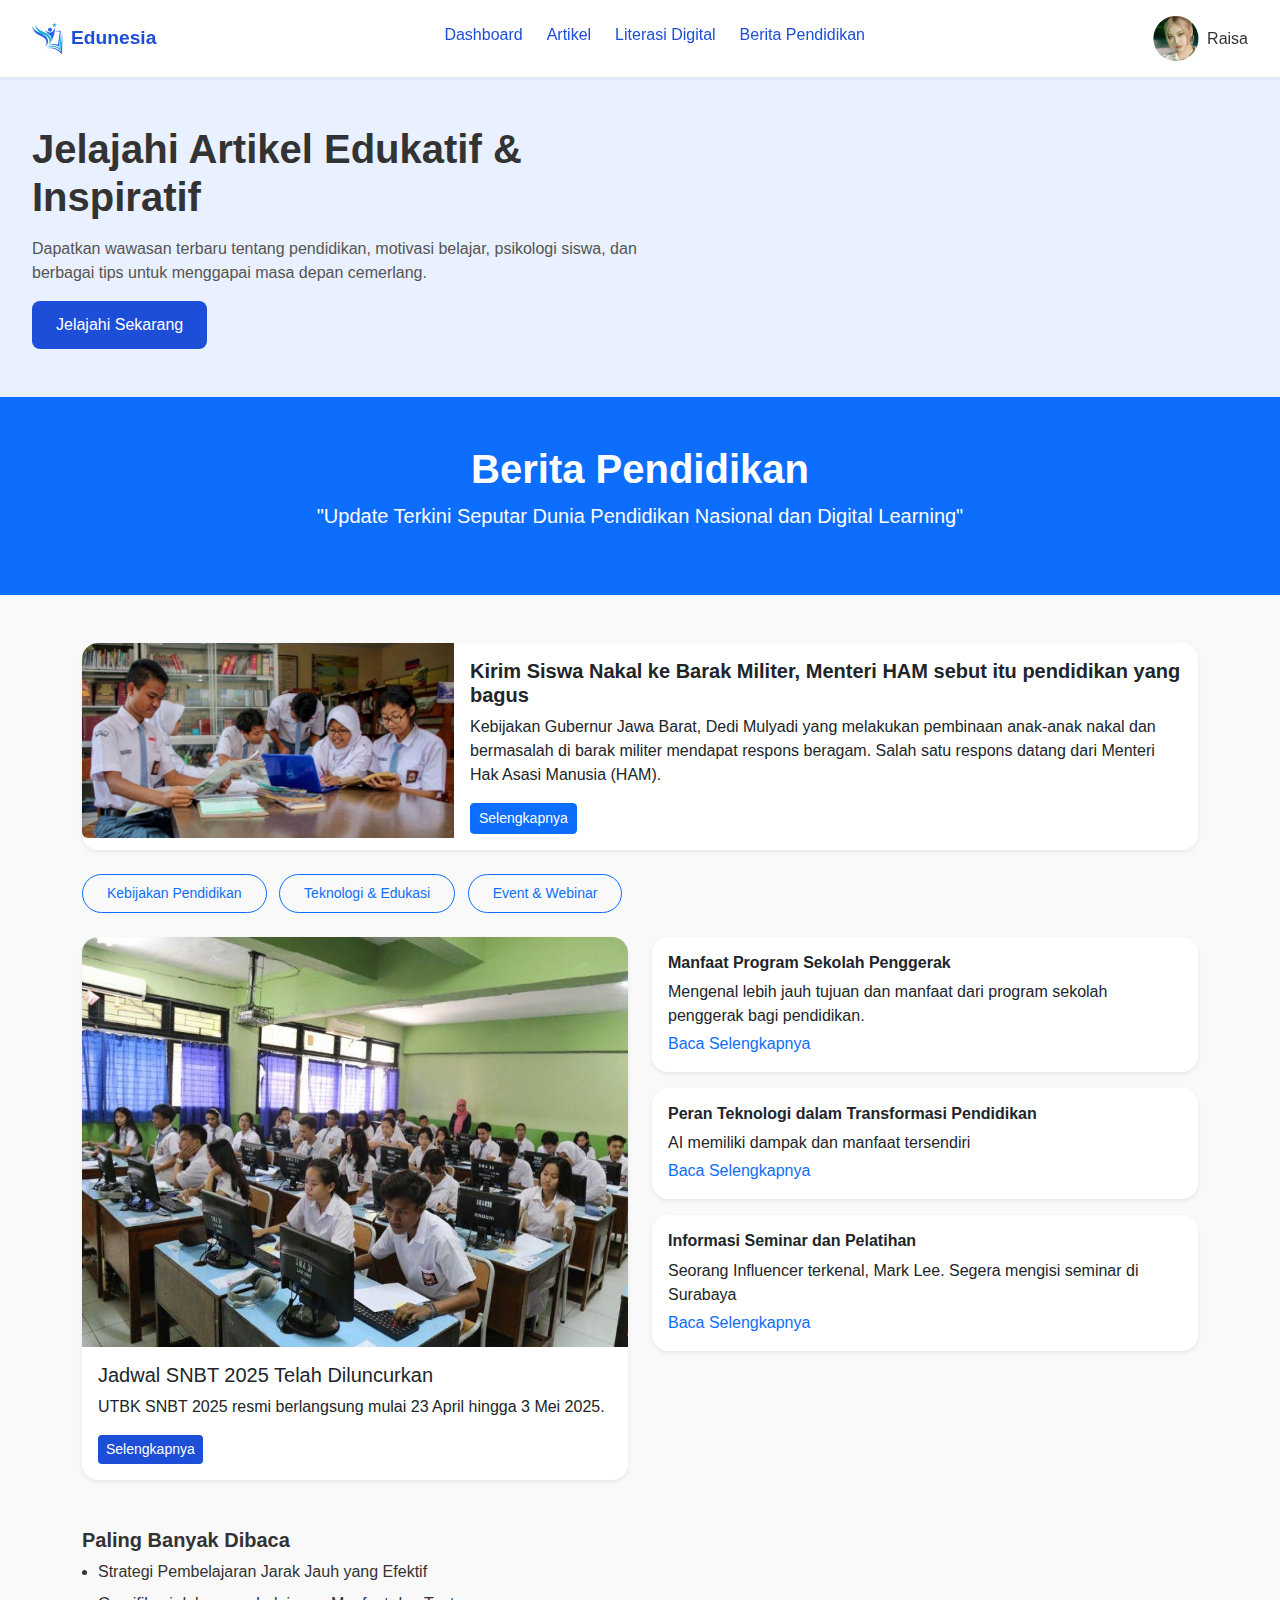
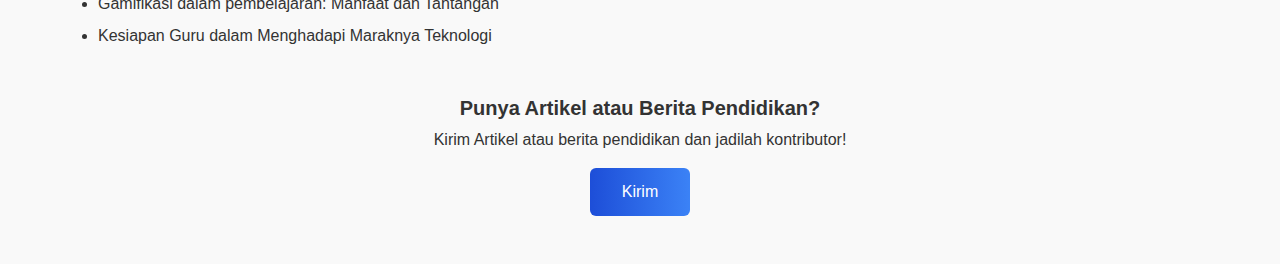
<file: index.html>
<!DOCTYPE html>
<html lang="eng">
<head>
  <meta charset="UTF-8">
  <meta name="viewport" content="width=device-width, initial-scale=1">
  <title>Berita Pendidikan | Edunesia</title>
  <link href="https://cdn.jsdelivr.net/npm/bootstrap@5.3.3/dist/css/bootstrap.min.css" rel="stylesheet">
  <link href="styles.css" rel="stylesheet">
</head>
<body>

<!-- Navbar -->
<header class="navbar">
    <div class="logo"> 
      <img src="logo.png" alt="" />
      <span>Edunesia</span>
    </div>
    <nav>
      <ul>
        <li><a href="#">Dashboard</a></li>
        <li><a href="#">Artikel</a></li>
        <li><a href="#">Literasi Digital</a></li>
        <li><a href="#">Berita Pendidikan</a></li>
      </ul>
    </nav>
    <div class="user">
      <img src="fotoProfil.png" alt="Raisa" />
      <span>Raisa</span>
    </div>
  </header>
  <section class="hero">
    <div class="hero-text">
      <h1>Jelajahi Artikel Edukatif &<br />Inspiratif</h1>
      <p>
        Dapatkan wawasan terbaru tentang pendidikan, motivasi belajar, psikologi siswa, dan berbagai tips untuk menggapai masa depan cemerlang.
      </p>
      <a href="#artikel" class="hero-button">Jelajahi Sekarang</a>
    </div>
    <div class="hero-image">

    </div>
  </section>

<!-- Header -->
<section class="bg-primary text-white text-center py-5">
  <div class="container">
    <h1 class="fw-bold">Berita Pendidikan</h1>
    <p class="lead">"Update Terkini Seputar Dunia Pendidikan Nasional dan Digital Learning"</p>
  </div>
</section>

<!-- Berita Utama -->
<section class="py-5">
  <div class="container">
    <div class="row mb-4">
      <div class="col-md-12">
        <div class="card border-0 shadow-sm">
          <div class="row g-0">
            <div class="col-md-4">
              <img src="sma.jpg" class="img-fluid rounded-start" alt="Berita Siswa Nakal">
            </div>
            <div class="col-md-8">
              <div class="card-body">
                <h5 class="card-title fw-bold">Kirim Siswa Nakal ke Barak Militer, Menteri HAM sebut itu pendidikan yang bagus</h5>
                <p class="card-text">Kebijakan Gubernur Jawa Barat, Dedi Mulyadi yang melakukan pembinaan anak-anak nakal dan bermasalah di barak militer mendapat respons beragam. Salah satu respons datang dari Menteri Hak Asasi Manusia (HAM).</p>
                <button class="btn btn-primary btn-sm" onclick="tampilkanBerita()">Selengkapnya</button>
                <div id="beritaLengkap" style="display: none;" class="mt-4">
  <h3 class="fw-bold mb-3">Kirim Siswa Nakal ke Barak Militer, Menteri HAM sebut itu pendidikan yang bagus</h3>
  <p>
    <strong>Denpasar:</strong> Kebijakan Gubernur Jawa Barat, Dedi Mulyadi yang melakukan pembinaan anak-anak nakal dan bermasalah di barak militer mendapat respons beragam. Salah satu respons datang dari Menteri Hak Asasi Manusia (HAM), Natalius Pigai yang memuji kebijakan Dedi Mulyadi.
  </p>
  <p>
    “Ketika Pemerintah Provinsi Jawa Barat melakukan kebijakan yang mau terkait dengan sebagaimana yang dilihat saat ini (mengirim siswa nakal ke barak militer), ya itu kan pendidikan yang bagus,” kata Pigai, usai mengisi Kuliah Umum Universitas Mahendradatta di Denpasar, Bali, dikutip dari ANTARA, Sabtu, 10 Mei 2025.
  </p>
  <p>
    Ia menilai kebijakan Dedi Mulyadi adalah bagian dari upaya mempersiapkan generasi muda. Membawa siswa ke barak militer menurutnya bagus untuk pendidikan mental, karakter, kedisiplinan, dan tanggung jawab, sehingga ini tidak melanggar hak asasi manusia.
  </p>
  <p>
    “Sekarang pertanyaannya, kalau pendidikan itu baik atau tidak baik, pendidikan itu melanggar tidak, dalam konstitusi kita pendidikan itu hak sekaligus kewajiban, jadi pemerintah bertanggung jawab mendidik, pemerintah bertanggung jawab menghadirkan pendidikan yang berkualitas, yang baik, membentuk karakter mental, moral, disiplin, dan tanggung jawab,” ujar Menteri HAM.
  </p>
  <h5 class="mt-4 fw-semibold">Pastikan Tidak Ada Kekerasan Fisik</h5>
  <p>
    Disinggung soal banyaknya penolakan atas kebijakan Jawa Barat seperti dari Komnas HAM dan pakar-pakar psikologi, bagi Menteri HAM justru penolak yang harus dipertanyakan landasannya. Pigai menilai yang terpenting dari kebijakan mengirim siswa nakal ke barak militer adalah memastikan tidak ada kekerasan fisik yang dilakukan.
  </p>
  <p>
    “Yang tidak boleh adalah pendidikan disertai dengan cara mengganggu fisik, itu yang tidak boleh,” kata dia.
  </p>
  <p>
    “Komnas HAM pakai aturan apa? Ketika saya bilang sepanjang tidak mengganggu fisik, pendidikan bagus, di dunia ini atau di bawah kolong langit ini yang namanya pendidikan itu ya benar,” sambung Menteri HAM.
  </p>
  <p>
    Natalius Pigai meminta mengartikan pendidikan ala Jawa Barat ini hanya memindahkan tempat belajar bukan mengandalkan TNI sebagai pendidik karena bukan bagian dari institusi pendidikan. “Kalau kegiatan contoh, kegiatan-kegiatan yang kita adakan di tempat aula-aula itu apa, itu cuma tempat, sekarang orang kawin, kan kita juga di tempat perkawinan, wisuda di universitas, kegiatan, seminar, diskusi, cuma tempat itu,” ucapnya.
  </p>
  <p><strong>Baca juga:</strong> 'Sekolahkan' Anak Nakal di Barak Militer ala Dedi Mulyadi, Ini Tanggapan Istana</p>
  <p>
    Justru Pigai menilai ini sebagai upaya menyiapkan generasi muda, dimana dalam kuliah umumnya Pigai juga menekankan langkah-langka menyiapkan sumber daya manusia menuju 2045.
  </p>
  <p>
    “Bagaimana mempersiapkan sumber daya manusia yang memiliki pengetahuan yang bagus, keterampilan yang baik, etika, moral, mental yang bagus untuk menyongsong 2045, karena 2035 kita sudah go global,” ujarnya.
  </p>
</div>


              </div>
            </div>
          </div>
        </div>
      </div>
    </div>

    <!-- Filter Tabs -->
    <div class="mb-4">
      <button class="btn btn-outline-primary btn-sm me-2">Kebijakan Pendidikan</button>
      <button class="btn btn-outline-primary btn-sm me-2">Teknologi & Edukasi</button>
      <button class="btn btn-outline-primary btn-sm">Event & Webinar</button>
    </div>

    <!-- Berita Lainnya -->
    <div class="row g-4">
      <div class="col-md-6">
        <div class="card h-100 shadow-sm">
          <img src="utbk.jpg" class="card-img-top" alt="SNBT">
          <div class="card-body">
            <h5 class="card-title">Jadwal SNBT 2025 Telah Diluncurkan</h5>
            <p class="card-text">UTBK SNBT 2025 resmi berlangsung mulai 23 April hingga 3 Mei 2025.</p>
            <a href="#" class="btn btn-primary btn-sm">Selengkapnya</a>
          </div>
        </div>
      </div>
      <div class="col-md-6 d-flex flex-column gap-3">
        <div class="card shadow-sm">
          <div class="card-body">
            <h6 class="fw-bold">Manfaat Program Sekolah Penggerak</h6>
            <p class="mb-1">Mengenal lebih jauh tujuan dan manfaat dari program sekolah penggerak bagi pendidikan.</p>
            <a href="#" class="text-primary">Baca Selengkapnya</a>
          </div>
        </div>
        <div class="card shadow-sm">
          <div class="card-body">
            <h6 class="fw-bold">Peran Teknologi dalam Transformasi Pendidikan</h6>
            <p class="mb-1">AI memiliki dampak dan manfaat tersendiri </p>
            <a href="#" class="text-primary">Baca Selengkapnya</a>
          </div>
        </div>
        <div class="card shadow-sm">
          <div class="card-body">
            <h6 class="fw-bold">Informasi Seminar dan Pelatihan</h6>
            <p class="mb-1">Seorang Influencer terkenal, Mark Lee. Segera mengisi seminar di Surabaya</p>
            <a href="#" class="text-primary">Baca Selengkapnya</a>
          </div>
        </div>
      </div>
    </div>

    <!-- Artikel Terpopuler -->
    <div class="mt-5">
      <h5 class="fw-bold">Paling Banyak Dibaca</h5>
      <ul>
        <li>Strategi Pembelajaran Jarak Jauh yang Efektif</li>
        <li>Gamifikasi dalam pembelajaran: Manfaat dan Tantangan</li>
        <li>Kesiapan Guru dalam Menghadapi Maraknya Teknologi</li>
      </ul>
    </div>

    <!-- Kirim Artikel -->
    <div class="text-center mt-5">
      <h5 class="fw-bold">Punya Artikel atau Berita Pendidikan?</h5>
      <p>Kirim Artikel atau berita pendidikan dan jadilah kontributor!</p>
      <a href="#" class="btn btn-primary">Kirim</a>
    </div>
  </div>
</section>

<script src="https://cdn.jsdelivr.net/npm/bootstrap@5.3.3/dist/js/bootstrap.bundle.min.js"></script>
<script>
  function tampilkanBerita() {
    const berita = document.getElementById("beritaLengkap");
    berita.style.display = "block";
    window.scrollTo({
      top: berita.offsetTop - 100,
      behavior: 'smooth'
    });
  }
</script>
</body>
</html>
</file>
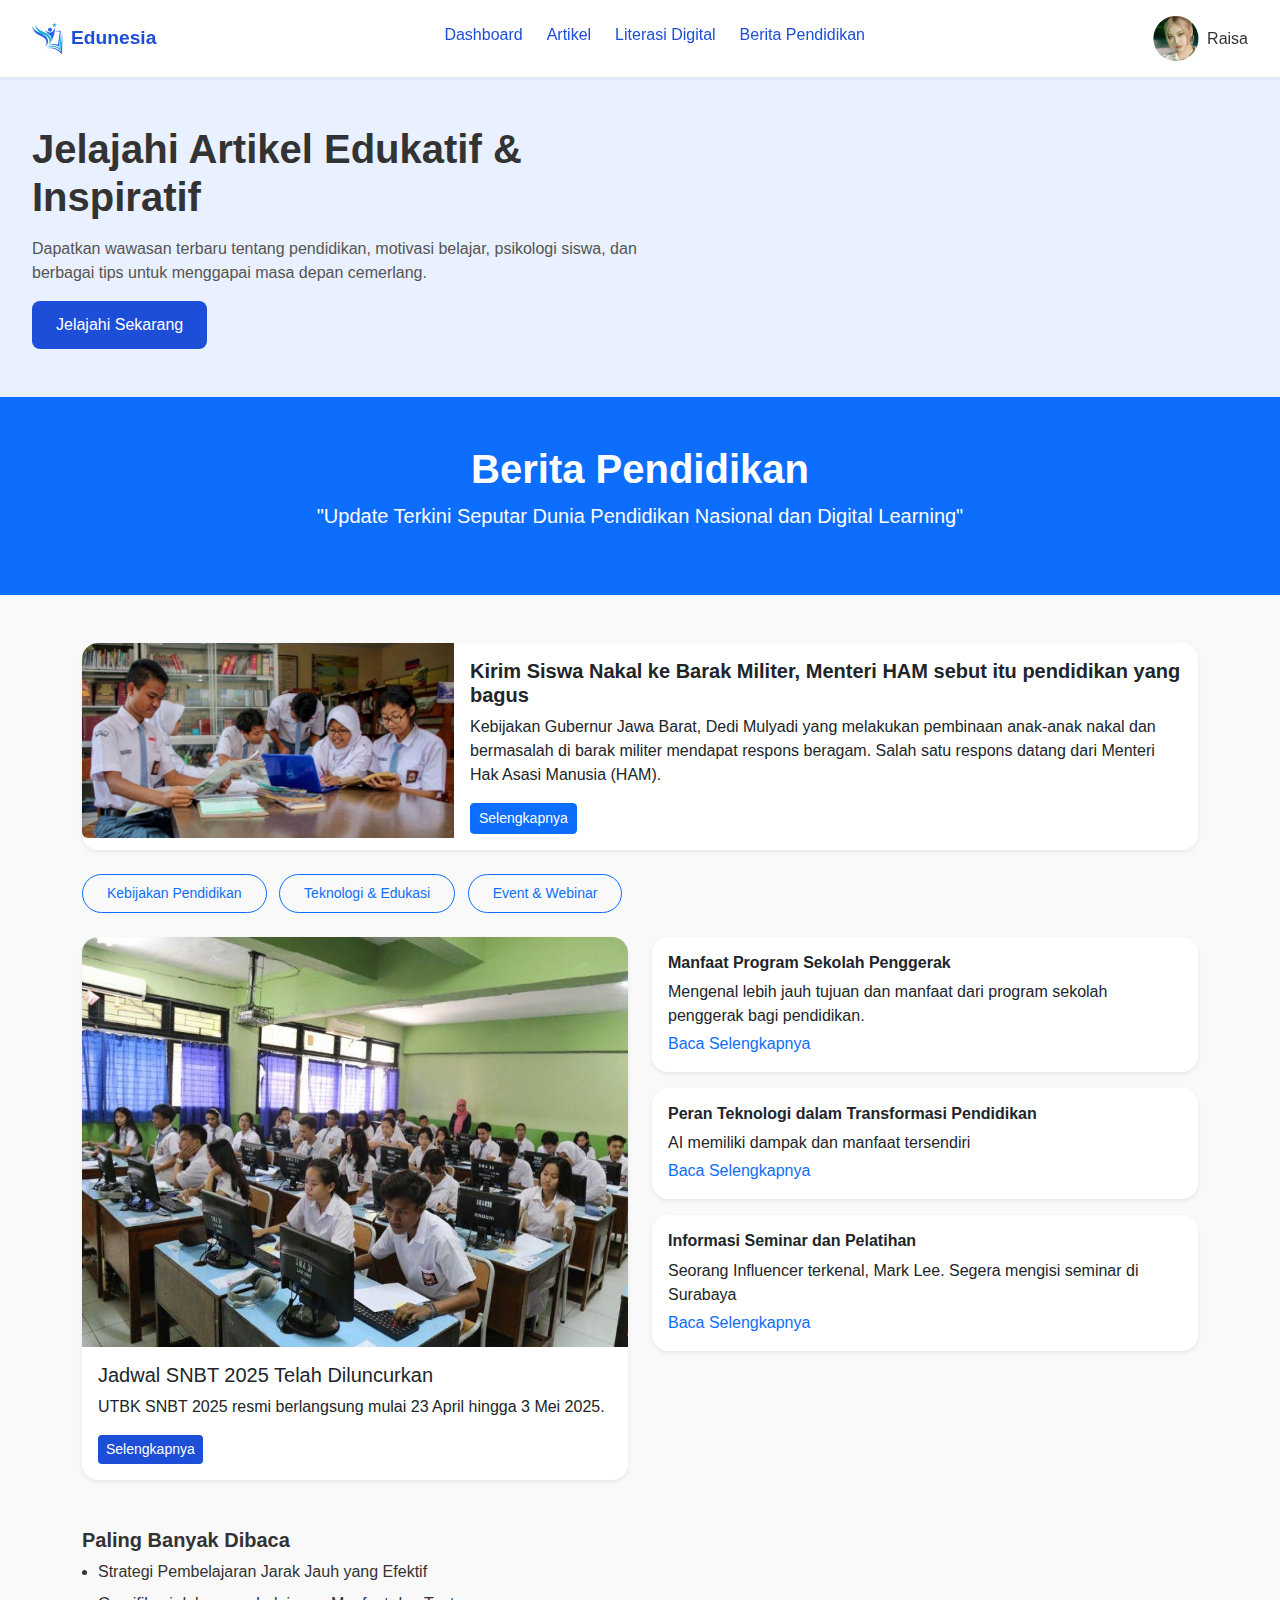
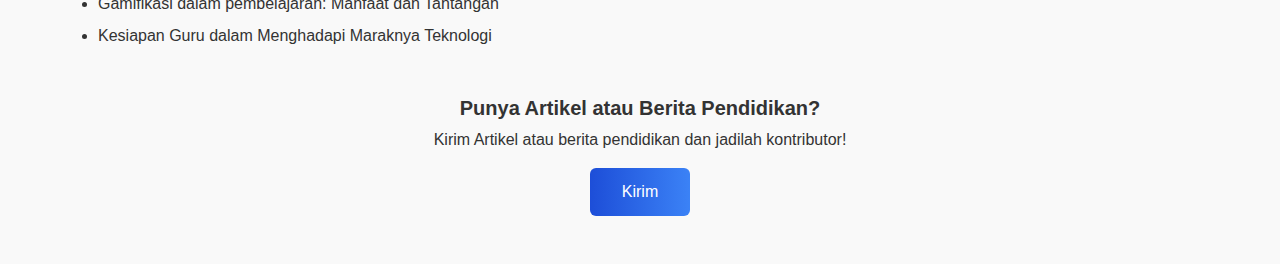
<file: Berita.html>
<!DOCTYPE html>
<html lang="id">
<head>
  <meta charset="UTF-8">
  <meta name="viewport" content="width=device-width, initial-scale=1">
  <title>Berita Pendidikan | Edunesia</title>
  <link href="https://cdn.jsdelivr.net/npm/bootstrap@5.3.3/dist/css/bootstrap.min.css" rel="stylesheet">
  <link href="styles.css" rel="stylesheet">
</head>
<body>

<!-- Navbar -->
<header class="navbar">
    <div class="logo"> 
      <img src="logo.png" alt="" />
      <span>Edunesia</span>
    </div>
    <nav>
      <ul>
        <li><a href="#">Dashboard</a></li>
        <li><a href="#">Artikel</a></li>
        <li><a href="#">Literasi Digital</a></li>
        <li><a href="#">Berita Pendidikan</a></li>
      </ul>
    </nav>
    <div class="user">
      <img src="fotoProfil.png" alt="Raisa" />
      <span>Raisa</span>
    </div>
  </header>
  <section class="hero">
    <div class="hero-text">
      <h1>Jelajahi Artikel Edukatif &<br />Inspiratif</h1>
      <p>
        Dapatkan wawasan terbaru tentang pendidikan, motivasi belajar, psikologi siswa, dan berbagai tips untuk menggapai masa depan cemerlang.
      </p>
      <a href="#artikel" class="hero-button">Jelajahi Sekarang</a>
    </div>
    <div class="hero-image">

    </div>
  </section>

<!-- Header -->
<section class="bg-primary text-white text-center py-5">
  <div class="container">
    <h1 class="fw-bold">Berita Pendidikan</h1>
    <p class="lead">"Update Terkini Seputar Dunia Pendidikan Nasional dan Digital Learning"</p>
  </div>
</section>

<!-- Berita Utama -->
<section class="py-5">
  <div class="container">
    <div class="row mb-4">
      <div class="col-md-12">
        <div class="card border-0 shadow-sm">
          <div class="row g-0">
            <div class="col-md-4">
              <img src="sma.jpg" class="img-fluid rounded-start" alt="Berita Siswa Nakal">
            </div>
            <div class="col-md-8">
              <div class="card-body">
                <h5 class="card-title fw-bold">Kirim Siswa Nakal ke Barak Militer, Menteri HAM sebut itu pendidikan yang bagus</h5>
                <p class="card-text">Kebijakan Gubernur Jawa Barat, Dedi Mulyadi yang melakukan pembinaan anak-anak nakal dan bermasalah di barak militer mendapat respons beragam. Salah satu respons datang dari Menteri Hak Asasi Manusia (HAM).</p>
                <button class="btn btn-primary btn-sm" onclick="tampilkanBerita()">Selengkapnya</button>
                <div id="beritaLengkap" style="display: none;" class="mt-4">
  <h3 class="fw-bold mb-3">Kirim Siswa Nakal ke Barak Militer, Menteri HAM sebut itu pendidikan yang bagus</h3>
  <p>
    <strong>Denpasar:</strong> Kebijakan Gubernur Jawa Barat, Dedi Mulyadi yang melakukan pembinaan anak-anak nakal dan bermasalah di barak militer mendapat respons beragam. Salah satu respons datang dari Menteri Hak Asasi Manusia (HAM), Natalius Pigai yang memuji kebijakan Dedi Mulyadi.
  </p>
  <p>
    “Ketika Pemerintah Provinsi Jawa Barat melakukan kebijakan yang mau terkait dengan sebagaimana yang dilihat saat ini (mengirim siswa nakal ke barak militer), ya itu kan pendidikan yang bagus,” kata Pigai, usai mengisi Kuliah Umum Universitas Mahendradatta di Denpasar, Bali, dikutip dari ANTARA, Sabtu, 10 Mei 2025.
  </p>
  <p>
    Ia menilai kebijakan Dedi Mulyadi adalah bagian dari upaya mempersiapkan generasi muda. Membawa siswa ke barak militer menurutnya bagus untuk pendidikan mental, karakter, kedisiplinan, dan tanggung jawab, sehingga ini tidak melanggar hak asasi manusia.
  </p>
  <p>
    “Sekarang pertanyaannya, kalau pendidikan itu baik atau tidak baik, pendidikan itu melanggar tidak, dalam konstitusi kita pendidikan itu hak sekaligus kewajiban, jadi pemerintah bertanggung jawab mendidik, pemerintah bertanggung jawab menghadirkan pendidikan yang berkualitas, yang baik, membentuk karakter mental, moral, disiplin, dan tanggung jawab,” ujar Menteri HAM.
  </p>
  <h5 class="mt-4 fw-semibold">Pastikan Tidak Ada Kekerasan Fisik</h5>
  <p>
    Disinggung soal banyaknya penolakan atas kebijakan Jawa Barat seperti dari Komnas HAM dan pakar-pakar psikologi, bagi Menteri HAM justru penolak yang harus dipertanyakan landasannya. Pigai menilai yang terpenting dari kebijakan mengirim siswa nakal ke barak militer adalah memastikan tidak ada kekerasan fisik yang dilakukan.
  </p>
  <p>
    “Yang tidak boleh adalah pendidikan disertai dengan cara mengganggu fisik, itu yang tidak boleh,” kata dia.
  </p>
  <p>
    “Komnas HAM pakai aturan apa? Ketika saya bilang sepanjang tidak mengganggu fisik, pendidikan bagus, di dunia ini atau di bawah kolong langit ini yang namanya pendidikan itu ya benar,” sambung Menteri HAM.
  </p>
  <p>
    Natalius Pigai meminta mengartikan pendidikan ala Jawa Barat ini hanya memindahkan tempat belajar bukan mengandalkan TNI sebagai pendidik karena bukan bagian dari institusi pendidikan. “Kalau kegiatan contoh, kegiatan-kegiatan yang kita adakan di tempat aula-aula itu apa, itu cuma tempat, sekarang orang kawin, kan kita juga di tempat perkawinan, wisuda di universitas, kegiatan, seminar, diskusi, cuma tempat itu,” ucapnya.
  </p>
  <p><strong>Baca juga:</strong> 'Sekolahkan' Anak Nakal di Barak Militer ala Dedi Mulyadi, Ini Tanggapan Istana</p>
  <p>
    Justru Pigai menilai ini sebagai upaya menyiapkan generasi muda, dimana dalam kuliah umumnya Pigai juga menekankan langkah-langka menyiapkan sumber daya manusia menuju 2045.
  </p>
  <p>
    “Bagaimana mempersiapkan sumber daya manusia yang memiliki pengetahuan yang bagus, keterampilan yang baik, etika, moral, mental yang bagus untuk menyongsong 2045, karena 2035 kita sudah go global,” ujarnya.
  </p>
</div>


              </div>
            </div>
          </div>
        </div>
      </div>
    </div>

    <!-- Filter Tabs -->
    <div class="mb-4">
      <button class="btn btn-outline-primary btn-sm me-2">Kebijakan Pendidikan</button>
      <button class="btn btn-outline-primary btn-sm me-2">Teknologi & Edukasi</button>
      <button class="btn btn-outline-primary btn-sm">Event & Webinar</button>
    </div>

    <!-- Berita Lainnya -->
    <div class="row g-4">
      <div class="col-md-6">
        <div class="card h-100 shadow-sm">
          <img src="utbk.jpg" class="card-img-top" alt="SNBT">
          <div class="card-body">
            <h5 class="card-title">Jadwal SNBT 2025 Telah Diluncurkan</h5>
            <p class="card-text">UTBK SNBT 2025 resmi berlangsung mulai 23 April hingga 3 Mei 2025.</p>
            <a href="#" class="btn btn-primary btn-sm">Selengkapnya</a>
          </div>
        </div>
      </div>
      <div class="col-md-6 d-flex flex-column gap-3">
        <div class="card shadow-sm">
          <div class="card-body">
            <h6 class="fw-bold">Manfaat Program Sekolah Penggerak</h6>
            <p class="mb-1">Mengenal lebih jauh tujuan dan manfaat dari program sekolah penggerak bagi pendidikan.</p>
            <a href="#" class="text-primary">Baca Selengkapnya</a>
          </div>
        </div>
        <div class="card shadow-sm">
          <div class="card-body">
            <h6 class="fw-bold">Peran Teknologi dalam Transformasi Pendidikan</h6>
            <p class="mb-1">AI memiliki dampak dan manfaat tersendiri </p>
            <a href="#" class="text-primary">Baca Selengkapnya</a>
          </div>
        </div>
        <div class="card shadow-sm">
          <div class="card-body">
            <h6 class="fw-bold">Informasi Seminar dan Pelatihan</h6>
            <p class="mb-1">Seorang Influencer terkenal, Mark Lee. Segera mengisi seminar di Surabaya</p>
            <a href="#" class="text-primary">Baca Selengkapnya</a>
          </div>
        </div>
      </div>
    </div>

    <!-- Artikel Terpopuler -->
    <div class="mt-5">
      <h5 class="fw-bold">Paling Banyak Dibaca</h5>
      <ul>
        <li>Strategi Pembelajaran Jarak Jauh yang Efektif</li>
        <li>Gamifikasi dalam pembelajaran: Manfaat dan Tantangan</li>
        <li>Kesiapan Guru dalam Menghadapi Maraknya Teknologi</li>
      </ul>
    </div>

    <!-- Kirim Artikel -->
    <div class="text-center mt-5">
      <h5 class="fw-bold">Punya Artikel atau Berita Pendidikan?</h5>
      <p>Kirim Artikel atau berita pendidikan dan jadilah kontributor!</p>
      <a href="#" class="btn btn-primary">Kirim</a>
    </div>
  </div>
</section>

<script src="https://cdn.jsdelivr.net/npm/bootstrap@5.3.3/dist/js/bootstrap.bundle.min.js"></script>
<script>
  function tampilkanBerita() {
    const berita = document.getElementById("beritaLengkap");
    berita.style.display = "block";
    window.scrollTo({
      top: berita.offsetTop - 100,
      behavior: 'smooth'
    });
  }
</script>
</body>
</html>
</file>
<file: styles.css>
/* General */
body {
  font-family: 'Segoe UI', Tahoma, Geneva, Verdana, sans-serif;
  background-color: #f9f9f9;
  color: #333;
}

a {
  text-decoration: none;
}

img {
  max-width: 100%;
  display: block;
}

/* Navbar */
.navbar {
  display: flex;
  justify-content: space-between;
  align-items: center;
  padding: 1rem 2rem;
  background-color: #ffffff;
  box-shadow: 0 2px 4px rgba(0,0,0,0.05);
  position: sticky;
  top: 0;
  z-index: 10;
}

.navbar .logo {
  display: flex;
  align-items: center;
  gap: 0.5rem;
  font-weight: bold;
  font-size: 1.2rem;
  color: #1d4ed8;
}

.navbar nav ul {
  display: flex;
  gap: 1.5rem;
  list-style: none;
  margin: 0;
  padding: 0;
}

.navbar nav a {
  color: #1d4ed8;
  font-weight: 500;
  transition: color 0.3s;
}

.navbar nav a:hover {
  color: #1d4ed8;
}

.navbar .user {
  display: flex;
  align-items: center;
  gap: 0.5rem;
  font-weight: 500;
}

/* Hero Section */
.hero {
  display: flex;
  justify-content: space-between;
  align-items: center;
  padding: 3rem 2rem;
  background: #e9f0ff;
}

.hero-text {
  max-width: 50%;
}

.hero-text h1 {
  font-size: 2.5rem;
  font-weight: bold;
}

.hero-text p {
  margin: 1rem 0;
  color: #555;
}

.hero-button {
  padding: 0.75rem 1.5rem;
  background-color: #1d4ed8;
  color: white;
  border-radius: 8px;
  font-weight: 500;
  display: inline-block;
  transition: background-color 0.3s;
}

.hero-button:hover {
  background-color: #2563eb;
}

/* Tabs Filter */
button.btn-outline-primary {
  border-radius: 2rem;
  padding: 0.5rem 1.5rem;
  font-weight: 500;
}

/* Cards */
.card {
  border-radius: 1rem !important;
  overflow: hidden;
  border: none !important;
}

.card-body a.btn-primary {
  background-color: #1d4ed8;
  border: none;
}

.card-body a.btn-primary:hover {
  background-color: #2563eb;
}

/* Section: Paling Banyak Dibaca */
ul {
  padding-left: 1rem;
}

ul li {
  margin-bottom: 0.5rem;
}

/* Footer CTA */
.mt-5 .btn-primary {
  padding: 0.75rem 2rem;
  background: linear-gradient(to right, #1d4ed8, #3b82f6);
  border: none;
  font-weight: 500;
}
</file>
